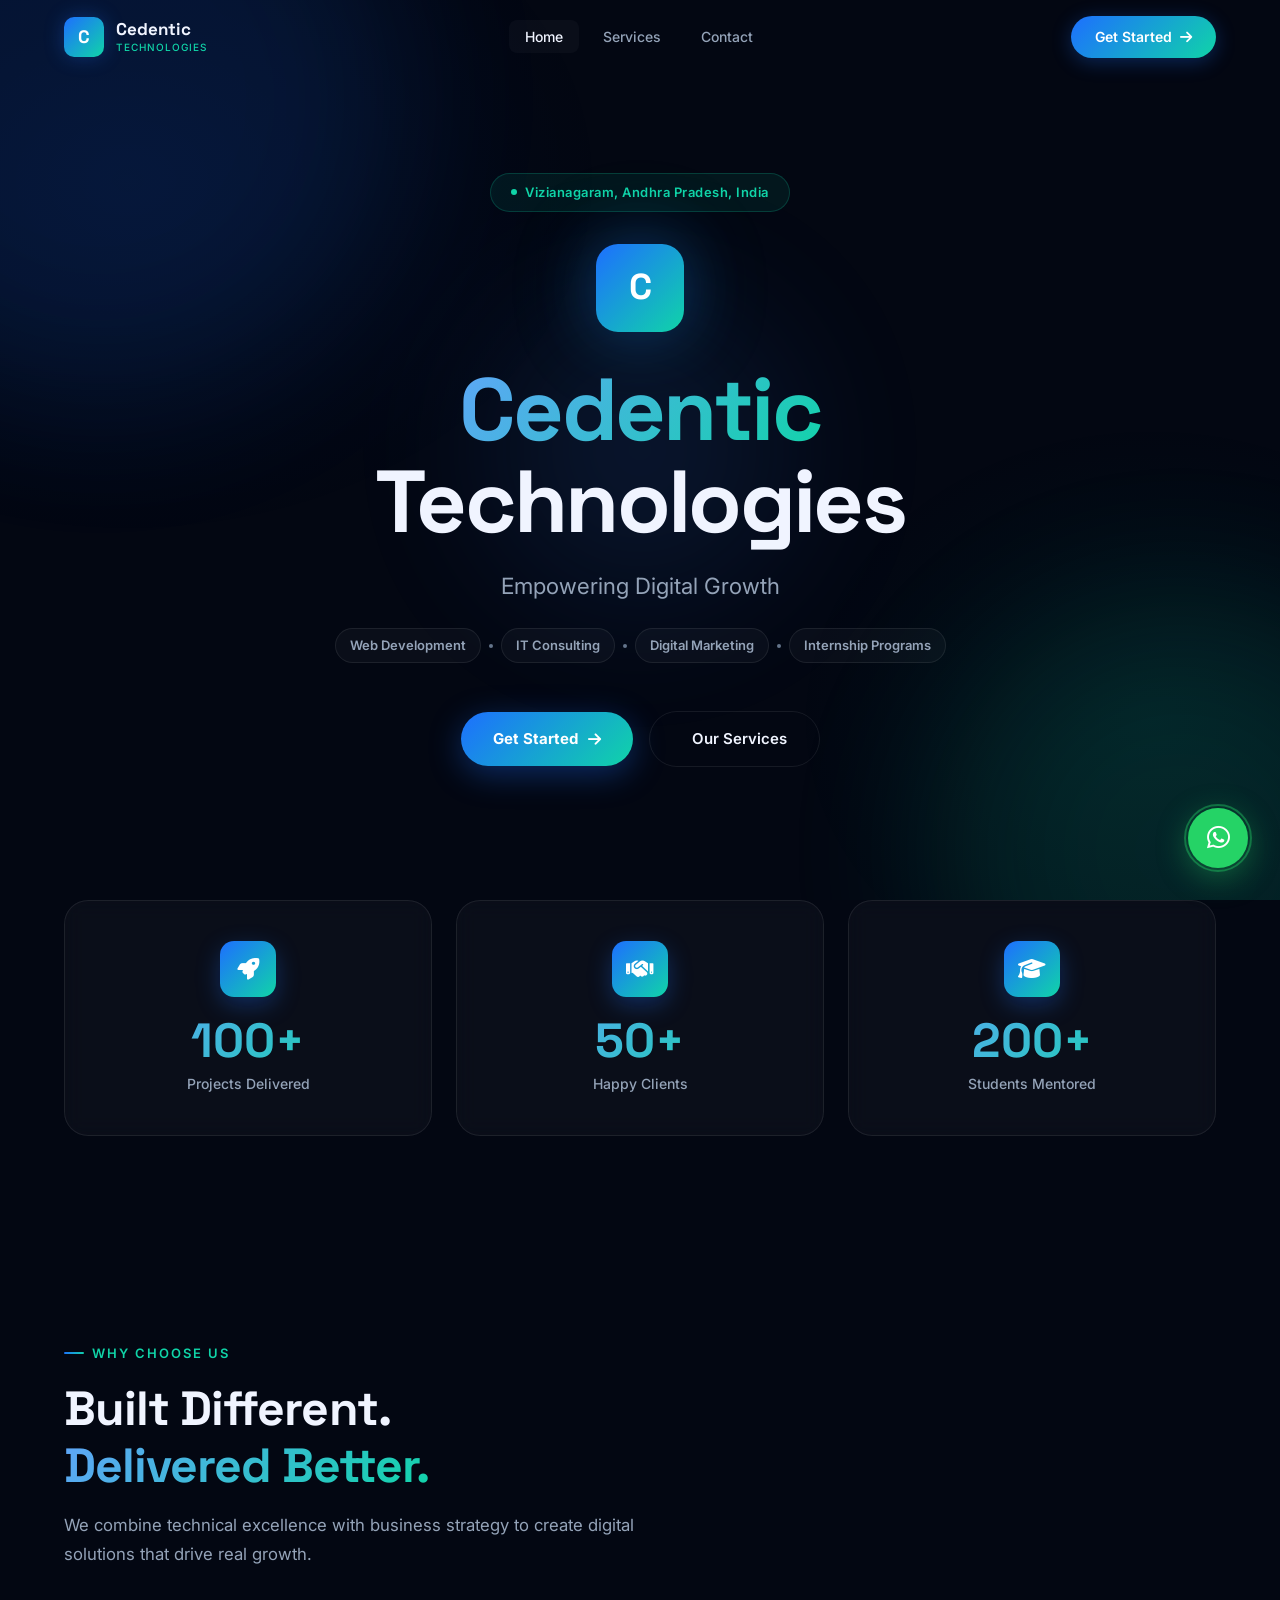
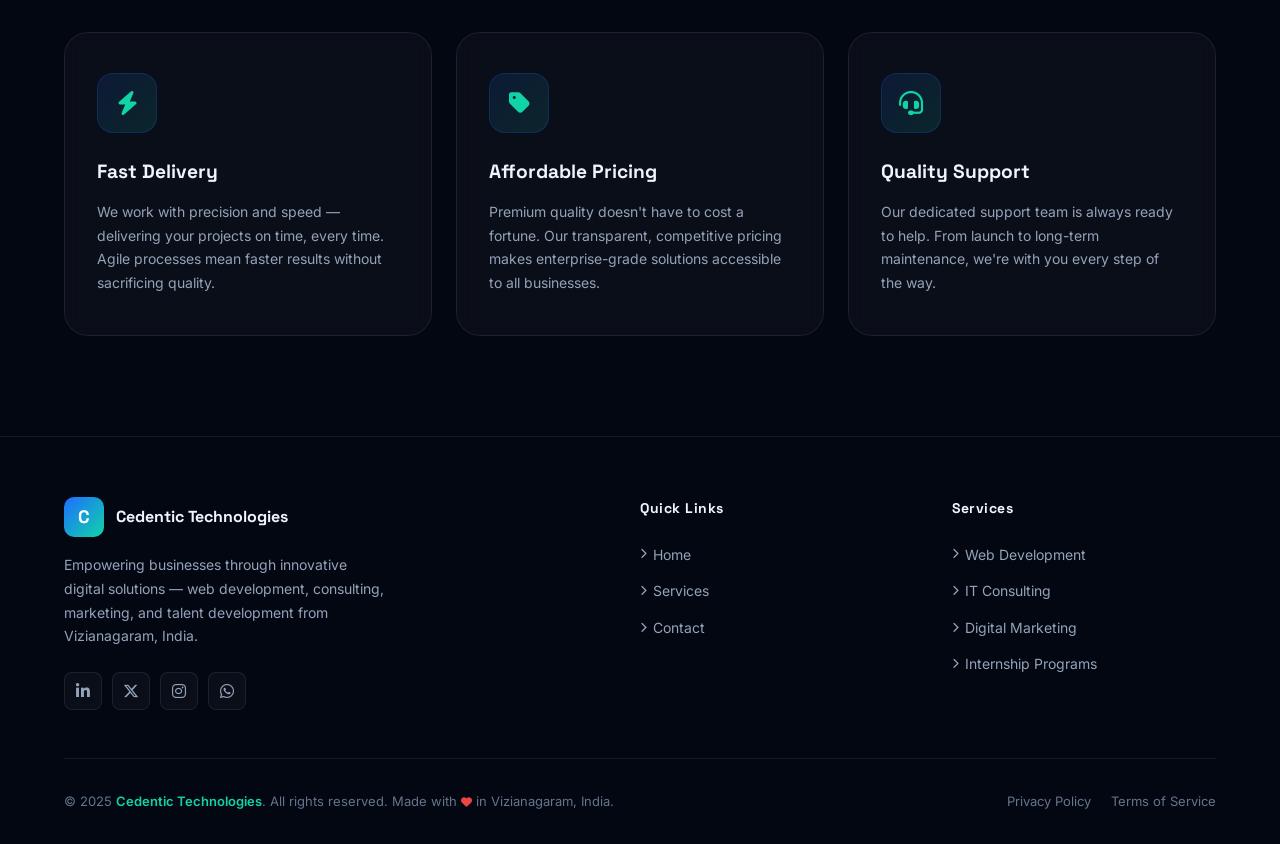
<file: index.html>
<!DOCTYPE html>
<html lang="en">
<head>
  <meta charset="UTF-8" />
  <meta name="viewport" content="width=device-width, initial-scale=1.0" />
  <meta name="description" content="Cedentic Technologies - Empowering Digital Growth. Web Development, IT Consulting, Digital Marketing & Internship Programs in Vizianagaram, Andhra Pradesh." />
  <title>Cedentic Technologies | Empowering Digital Growth</title>
  <link rel="stylesheet" href="style.css" />
  <link rel="preconnect" href="https://fonts.googleapis.com" />
  <link rel="preconnect" href="https://fonts.gstatic.com" crossorigin />
  <link href="https://fonts.googleapis.com/css2?family=Inter:wght@300;400;500;600;700;800;900&family=Space+Grotesk:wght@400;500;600;700&display=swap" rel="stylesheet" />
  <link rel="stylesheet" href="https://cdnjs.cloudflare.com/ajax/libs/font-awesome/6.5.0/css/all.min.css" />
</head>
<body>

  <nav class="navbar" id="navbar">
    <div class="container">
      <div class="nav-inner">
        <a href="index.html" class="nav-logo">
          <div class="nav-logo-icon">C</div>
          <div class="nav-logo-text">
            <span class="nav-logo-name">Cedentic</span>
            <span class="nav-logo-tagline">Technologies</span>
          </div>
        </a>

        <ul class="nav-links">
          <li><a href="index.html" class="active">Home</a></li>
          <li><a href="/services.html">Services</a></li>
          <li><a href="/contact.html">Contact</a></li>
        </ul>

        <a href="/contact.html" class="nav-cta">
          Get Started <i class="fa-solid fa-arrow-right"></i>
        </a>

        <button class="nav-hamburger" id="hamburger" aria-label="Open menu">
          <span class="hamburger-line"></span>
          <span class="hamburger-line"></span>
          <span class="hamburger-line"></span>
        </button>
      </div>
    </div>
  </nav>

  <div class="nav-mobile" id="mobileMenu">
    <button class="nav-mobile-close" id="mobileClose" aria-label="Close menu">
      <i class="fa-solid fa-xmark"></i>
    </button>
    <ul class="nav-mobile-links">
      <li><a href="/index.html" class="active" onclick="closeMobileMenu()">Home</a></li>
      <li><a href="/services.html" onclick="closeMobileMenu()">Services</a></li>
      <li><a href="/contact.html" onclick="closeMobileMenu()">Contact</a></li>
    </ul>
    <a href="/contact.html" class="nav-mobile-cta" onclick="closeMobileMenu()">Get Started</a>
  </div>

  <section class="hero">
    <div class="hero-bg-orbs">
      <div class="orb orb-1"></div>
      <div class="orb orb-2"></div>
      <div class="orb orb-3"></div>
    </div>
    <div class="container">
      <div class="hero-content">
        <div class="hero-badge">
          <span class="hero-badge-dot"></span>
          Vizianagaram, Andhra Pradesh, India
        </div>

        <div class="hero-logo">C</div>

        <h1 class="hero-title">
          <span class="gradient-text">Cedentic</span><br />Technologies
        </h1>

        <p class="hero-tagline">Empowering Digital Growth</p>

        <div class="hero-services-line">
          <span class="hero-service-tag">Web Development</span>
          <span class="hero-service-dot"></span>
          <span class="hero-service-tag">IT Consulting</span>
          <span class="hero-service-dot"></span>
          <span class="hero-service-tag">Digital Marketing</span>
          <span class="hero-service-dot"></span>
          <span class="hero-service-tag">Internship Programs</span>
        </div>

        <div class="hero-actions">
          <a href="/contact.html" class="btn-primary">
            Get Started <i class="fa-solid fa-arrow-right"></i>
          </a>
          <a href="/services.html" class="btn-secondary">
            <i class="fa-solid fa-grid-2"></i> Our Services
          </a>
        </div>
      </div>
    </div>
  </section>

  <section class="stats">
    <div class="container">
      <div class="stats-grid">
        <div class="stat-card animate-on-scroll">
          <div class="stat-icon">
            <i class="fa-solid fa-rocket"></i>
          </div>
          <div class="stat-number">100+</div>
          <div class="stat-label">Projects Delivered</div>
        </div>
        <div class="stat-card animate-on-scroll animate-delay-1">
          <div class="stat-icon">
            <i class="fa-solid fa-handshake"></i>
          </div>
          <div class="stat-number">50+</div>
          <div class="stat-label">Happy Clients</div>
        </div>
        <div class="stat-card animate-on-scroll animate-delay-2">
          <div class="stat-icon">
            <i class="fa-solid fa-graduation-cap"></i>
          </div>
          <div class="stat-number">200+</div>
          <div class="stat-label">Students Mentored</div>
        </div>
      </div>
    </div>
  </section>

  <section class="why-us">
    <div class="container">
      <div class="animate-on-scroll">
        <span class="section-label">Why Choose Us</span>
        <h2 class="section-title">Built Different.<br /><span class="gradient-text">Delivered Better.</span></h2>
        <p class="section-desc">We combine technical excellence with business strategy to create digital solutions that drive real growth.</p>
      </div>

      <div class="why-us-grid">
        <div class="why-card animate-on-scroll">
          <div class="why-card-icon">
            <i class="fa-solid fa-bolt"></i>
          </div>
          <h3 class="why-card-title">Fast Delivery</h3>
          <p class="why-card-desc">We work with precision and speed — delivering your projects on time, every time. Agile processes mean faster results without sacrificing quality.</p>
        </div>
        <div class="why-card animate-on-scroll animate-delay-1">
          <div class="why-card-icon">
            <i class="fa-solid fa-tag"></i>
          </div>
          <h3 class="why-card-title">Affordable Pricing</h3>
          <p class="why-card-desc">Premium quality doesn't have to cost a fortune. Our transparent, competitive pricing makes enterprise-grade solutions accessible to all businesses.</p>
        </div>
        <div class="why-card animate-on-scroll animate-delay-2">
          <div class="why-card-icon">
            <i class="fa-solid fa-headset"></i>
          </div>
          <h3 class="why-card-title">Quality Support</h3>
          <p class="why-card-desc">Our dedicated support team is always ready to help. From launch to long-term maintenance, we're with you every step of the way.</p>
        </div>
      </div>
    </div>
  </section>

  <footer class="footer">
    <div class="container">
      <div class="footer-grid">
        <div class="footer-brand">
          <div class="footer-logo">
            <div class="footer-logo-icon">C</div>
            <span class="footer-logo-name">Cedentic Technologies</span>
          </div>
          <p class="footer-desc">Empowering businesses through innovative digital solutions — web development, consulting, marketing, and talent development from Vizianagaram, India.</p>
          <div class="footer-social">
            <a href="#" class="footer-social-link" aria-label="LinkedIn"><i class="fa-brands fa-linkedin-in"></i></a>
            <a href="#" class="footer-social-link" aria-label="Twitter"><i class="fa-brands fa-x-twitter"></i></a>
            <a href="#" class="footer-social-link" aria-label="Instagram"><i class="fa-brands fa-instagram"></i></a>
            <a href="https://wa.me/918688641066" class="footer-social-link" aria-label="WhatsApp" target="_blank"><i class="fa-brands fa-whatsapp"></i></a>
          </div>
        </div>

        <div>
          <h4 class="footer-col-title">Quick Links</h4>
          <ul class="footer-links">
            <li><a href="/index.html"><i class="fa-solid fa-chevron-right fa-xs"></i> Home</a></li>
            <li><a href="/services.html"><i class="fa-solid fa-chevron-right fa-xs"></i> Services</a></li>
            <li><a href="/contact.html"><i class="fa-solid fa-chevron-right fa-xs"></i> Contact</a></li>
          </ul>
        </div>

        <div>
          <h4 class="footer-col-title">Services</h4>
          <ul class="footer-links">
            <li><a href="/services.html"><i class="fa-solid fa-chevron-right fa-xs"></i> Web Development</a></li>
            <li><a href="/services.html"><i class="fa-solid fa-chevron-right fa-xs"></i> IT Consulting</a></li>
            <li><a href="/services.html"><i class="fa-solid fa-chevron-right fa-xs"></i> Digital Marketing</a></li>
            <li><a href="/services.html"><i class="fa-solid fa-chevron-right fa-xs"></i> Internship Programs</a></li>
          </ul>
        </div>
      </div>

      <div class="footer-bottom">
        <p class="footer-copy">&copy; 2025 <span>Cedentic Technologies</span>. All rights reserved. Made with <i class="fa-solid fa-heart" style="color:#ef4444;font-size:11px;"></i> in Vizianagaram, India.</p>
        <div class="footer-bottom-links">
          <a href="#">Privacy Policy</a>
          <a href="#">Terms of Service</a>
        </div>
      </div>
    </div>
  </footer>

  <div class="floating-wa">
    <div class="floating-wa-tooltip">Chat with us on WhatsApp</div>
    <a href="https://wa.me/918688641066" class="floating-wa-btn" target="_blank" rel="noopener" aria-label="WhatsApp">
      <i class="fa-brands fa-whatsapp"></i>
    </a>
  </div>

  <script src="script.js"></script>
</body>
</html>
</file>
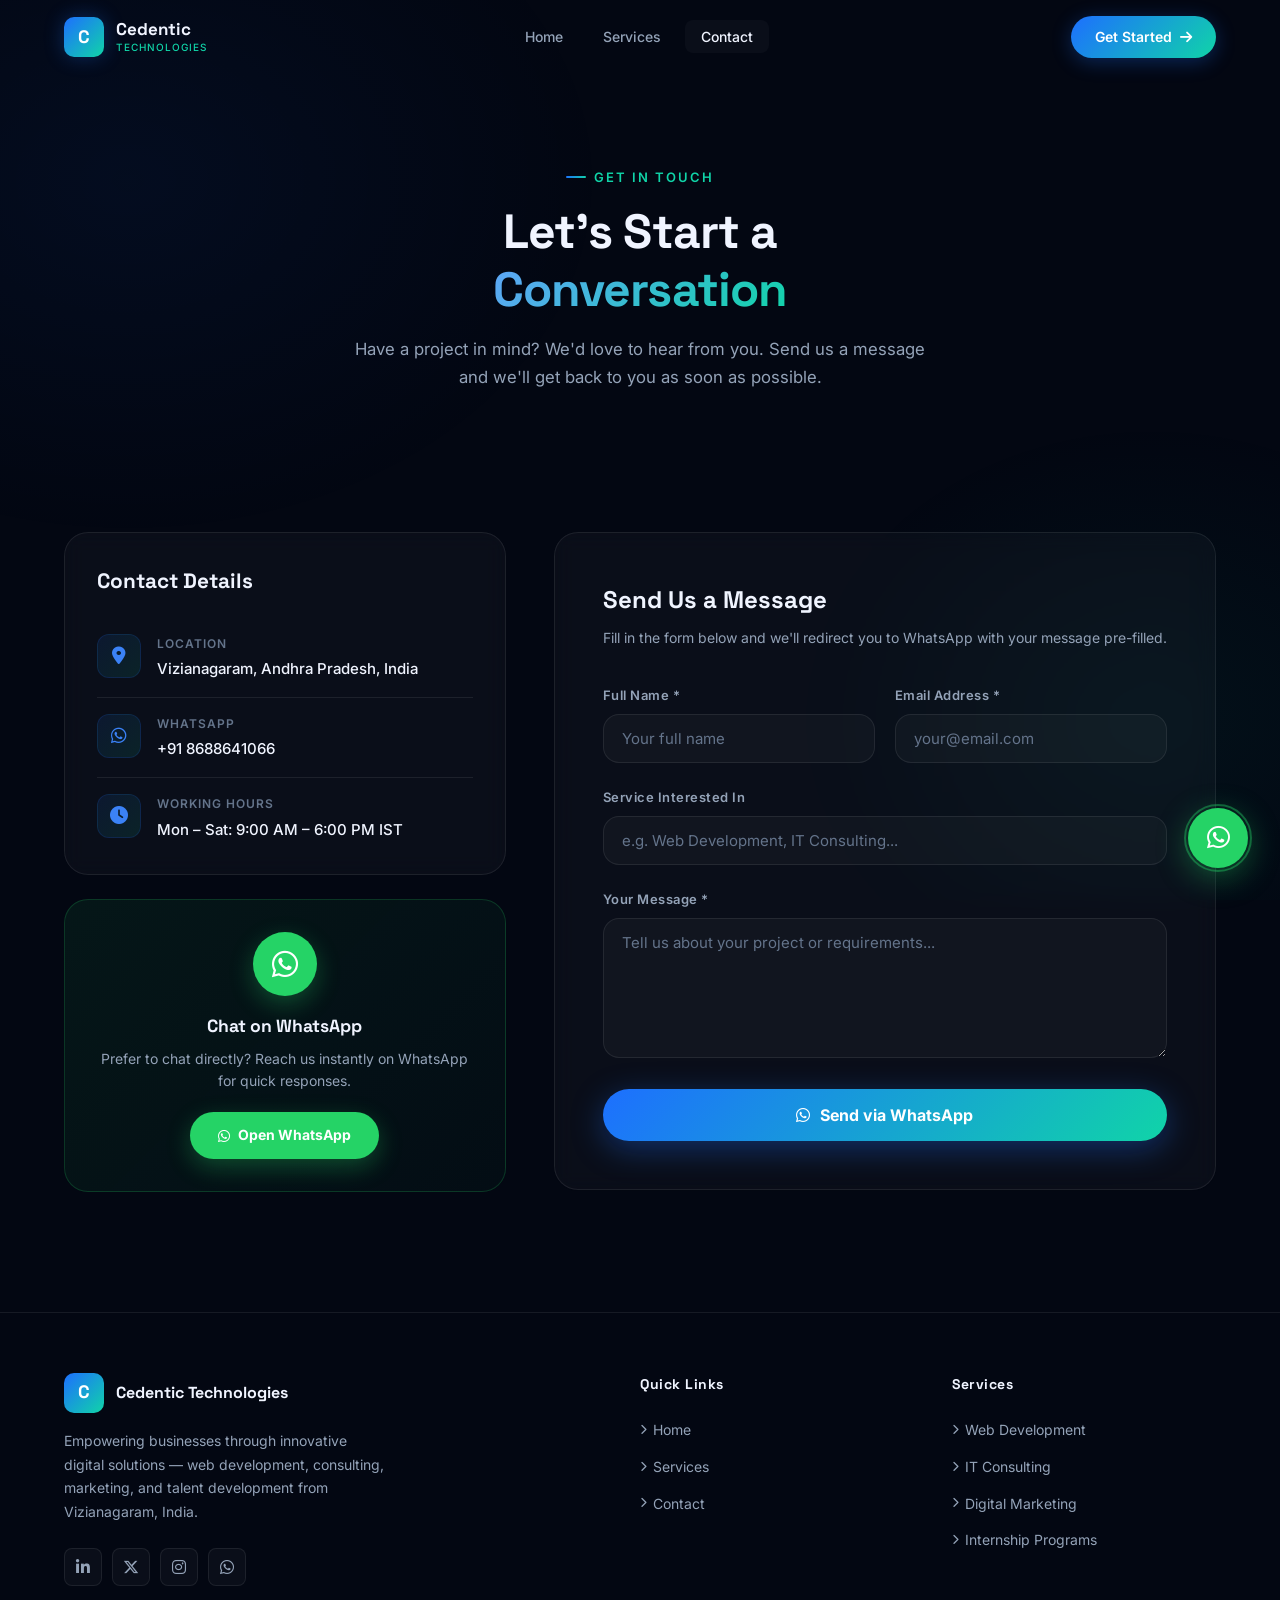
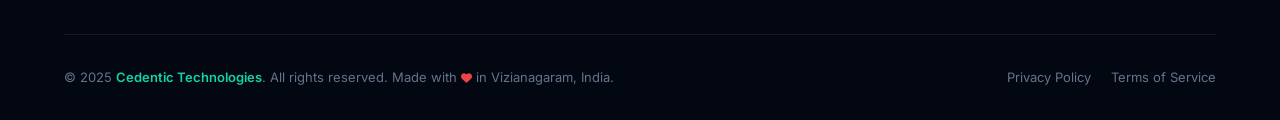
<file: contact.html>
<!DOCTYPE html>
<html lang="en">
<head>
  <meta charset="UTF-8" />
  <meta name="viewport" content="width=device-width, initial-scale=1.0" />
  <meta name="description" content="Contact Cedentic Technologies - Get in touch via our contact form or WhatsApp. Located in Vizianagaram, Andhra Pradesh, India." />
  <title>Contact | Cedentic Technologies</title>
  <link rel="stylesheet" href="style.css" />
  <link rel="preconnect" href="https://fonts.googleapis.com" />
  <link rel="preconnect" href="https://fonts.gstatic.com" crossorigin />
  <link href="https://fonts.googleapis.com/css2?family=Inter:wght@300;400;500;600;700;800;900&family=Space+Grotesk:wght@400;500;600;700&display=swap" rel="stylesheet" />
  <link rel="stylesheet" href="https://cdnjs.cloudflare.com/ajax/libs/font-awesome/6.5.0/css/all.min.css" />
</head>
<body>

  <nav class="navbar" id="navbar">
    <div class="container">
      <div class="nav-inner">
        <a href="index.html" class="nav-logo">
          <div class="nav-logo-icon">C</div>
          <div class="nav-logo-text">
            <span class="nav-logo-name">Cedentic</span>
            <span class="nav-logo-tagline">Technologies</span>
          </div>
        </a>

        <ul class="nav-links">
          <li><a href="index.html">Home</a></li>
          <li><a href="/services.html">Services</a></li>
          <li><a href="/contact.html" class="active">Contact</a></li>
        </ul>

        <a href="contact.html" class="nav-cta">
          Get Started <i class="fa-solid fa-arrow-right"></i>
        </a>

        <button class="nav-hamburger" id="hamburger" aria-label="Open menu">
          <span class="hamburger-line"></span>
          <span class="hamburger-line"></span>
          <span class="hamburger-line"></span>
        </button>
      </div>
    </div>
  </nav>

  <div class="nav-mobile" id="mobileMenu">
    <button class="nav-mobile-close" id="mobileClose" aria-label="Close menu">
      <i class="fa-solid fa-xmark"></i>
    </button>
    <ul class="nav-mobile-links">
      <li><a href="index.html" onclick="closeMobileMenu()">Home</a></li>
      <li><a href="/services.html" onclick="closeMobileMenu()">Services</a></li>
      <li><a href="/contact.html" class="active" onclick="closeMobileMenu()">Contact</a></li>
    </ul>
    <a href="contact.html" class="nav-mobile-cta" onclick="closeMobileMenu()">Get Started</a>
  </div>

  <section class="page-hero">
    <div class="container">
      <div class="animate-on-scroll">
        <span class="section-label">Get In Touch</span>
        <h1 class="section-title">Let's Start a<br /><span class="gradient-text">Conversation</span></h1>
        <p class="section-desc">Have a project in mind? We'd love to hear from you. Send us a message and we'll get back to you as soon as possible.</p>
      </div>
    </div>
  </section>

  <section class="contact-section">
    <div class="container">
      <div class="contact-layout">

        <div class="contact-info animate-on-scroll">
          <div class="contact-info-card">
            <h3 class="contact-info-title">Contact Details</h3>

            <div class="contact-detail">
              <div class="contact-detail-icon">
                <i class="fa-solid fa-location-dot"></i>
              </div>
              <div>
                <div class="contact-detail-label">Location</div>
                <div class="contact-detail-value">Vizianagaram, Andhra Pradesh, India</div>
              </div>
            </div>

            <div class="contact-detail">
              <div class="contact-detail-icon">
                <i class="fa-brands fa-whatsapp"></i>
              </div>
              <div>
                <div class="contact-detail-label">WhatsApp</div>
                <div class="contact-detail-value">+91 8688641066</div>
              </div>
            </div>

            <div class="contact-detail">
              <div class="contact-detail-icon">
                <i class="fa-solid fa-clock"></i>
              </div>
              <div>
                <div class="contact-detail-label">Working Hours</div>
                <div class="contact-detail-value">Mon – Sat: 9:00 AM – 6:00 PM IST</div>
              </div>
            </div>
          </div>

          <div class="contact-wa-card">
            <div class="wa-icon">
              <i class="fa-brands fa-whatsapp"></i>
            </div>
            <h3 class="wa-title">Chat on WhatsApp</h3>
            <p class="wa-desc">Prefer to chat directly? Reach us instantly on WhatsApp for quick responses.</p>
            <a href="https://wa.me/918688641066?text=Hello%20Cedentic%20Technologies%2C%20I%20would%20like%20to%20know%20more%20about%20your%20services." class="btn-whatsapp" target="_blank" rel="noopener">
              <i class="fa-brands fa-whatsapp"></i> Open WhatsApp
            </a>
          </div>
        </div>

        <div class="contact-form-card animate-on-scroll animate-delay-1">
          <h2 class="contact-form-title">Send Us a Message</h2>
          <p class="contact-form-subtitle">Fill in the form below and we'll redirect you to WhatsApp with your message pre-filled.</p>

          <form id="contactForm" novalidate>
            <div class="form-row">
              <div class="form-group">
                <label class="form-label" for="name">Full Name *</label>
                <input
                  type="text"
                  id="name"
                  class="form-input"
                  placeholder="Your full name"
                  required
                  autocomplete="name"
                />
              </div>
              <div class="form-group">
                <label class="form-label" for="email">Email Address *</label>
                <input
                  type="email"
                  id="email"
                  class="form-input"
                  placeholder="your@email.com"
                  required
                  autocomplete="email"
                />
              </div>
            </div>

            <div class="form-group">
              <label class="form-label" for="service">Service Interested In</label>
              <input
                type="text"
                id="service"
                class="form-input"
                placeholder="e.g. Web Development, IT Consulting..."
              />
            </div>

            <div class="form-group">
              <label class="form-label" for="message">Your Message *</label>
              <textarea
                id="message"
                class="form-textarea"
                placeholder="Tell us about your project or requirements..."
                required
              ></textarea>
            </div>

            <button type="submit" class="btn-submit">
              <i class="fa-brands fa-whatsapp"></i>
              Send via WhatsApp
            </button>
          </form>

          <div class="form-success" id="formSuccess">
            <div class="form-success-icon">
              <i class="fa-solid fa-check"></i>
            </div>
            <h3 class="form-success-title">Message Sent!</h3>
            <p class="form-success-desc">WhatsApp has been opened with your pre-filled message. We'll get back to you shortly.</p>
          </div>
        </div>

      </div>
    </div>
  </section>

  <footer class="footer">
    <div class="container">
      <div class="footer-grid">
        <div class="footer-brand">
          <div class="footer-logo">
            <div class="footer-logo-icon">C</div>
            <span class="footer-logo-name">Cedentic Technologies</span>
          </div>
          <p class="footer-desc">Empowering businesses through innovative digital solutions — web development, consulting, marketing, and talent development from Vizianagaram, India.</p>
          <div class="footer-social">
            <a href="#" class="footer-social-link" aria-label="LinkedIn"><i class="fa-brands fa-linkedin-in"></i></a>
            <a href="#" class="footer-social-link" aria-label="Twitter"><i class="fa-brands fa-x-twitter"></i></a>
            <a href="#" class="footer-social-link" aria-label="Instagram"><i class="fa-brands fa-instagram"></i></a>
            <a href="https://wa.me/918688641066" class="footer-social-link" aria-label="WhatsApp" target="_blank"><i class="fa-brands fa-whatsapp"></i></a>
          </div>
        </div>

        <div>
          <h4 class="footer-col-title">Quick Links</h4>
          <ul class="footer-links">
            <li><a href="index.html"><i class="fa-solid fa-chevron-right fa-xs"></i> Home</a></li>
            <li><a href="/services.html"><i class="fa-solid fa-chevron-right fa-xs"></i> Services</a></li>
            <li><a href="/contact.html"><i class="fa-solid fa-chevron-right fa-xs"></i> Contact</a></li>
          </ul>
        </div>

        <div>
          <h4 class="footer-col-title">Services</h4>
          <ul class="footer-links">
            <li><a href="/services.html"><i class="fa-solid fa-chevron-right fa-xs"></i> Web Development</a></li>
            <li><a href="/services.html"><i class="fa-solid fa-chevron-right fa-xs"></i> IT Consulting</a></li>
            <li><a href="/services.html"><i class="fa-solid fa-chevron-right fa-xs"></i> Digital Marketing</a></li>
            <li><a href="/services.html"><i class="fa-solid fa-chevron-right fa-xs"></i> Internship Programs</a></li>
          </ul>
        </div>
      </div>

      <div class="footer-bottom">
        <p class="footer-copy">&copy; 2025 <span>Cedentic Technologies</span>. All rights reserved. Made with <i class="fa-solid fa-heart" style="color:#ef4444;font-size:11px;"></i> in Vizianagaram, India.</p>
        <div class="footer-bottom-links">
          <a href="#">Privacy Policy</a>
          <a href="#">Terms of Service</a>
        </div>
      </div>
    </div>
  </footer>

  <div class="floating-wa">
    <div class="floating-wa-tooltip">Chat with us on WhatsApp</div>
    <a href="https://wa.me/918688641066" class="floating-wa-btn" target="_blank" rel="noopener" aria-label="WhatsApp">
      <i class="fa-brands fa-whatsapp"></i>
    </a>
  </div>

  <script src="script.js"></script>
</body>
</html>
</file>
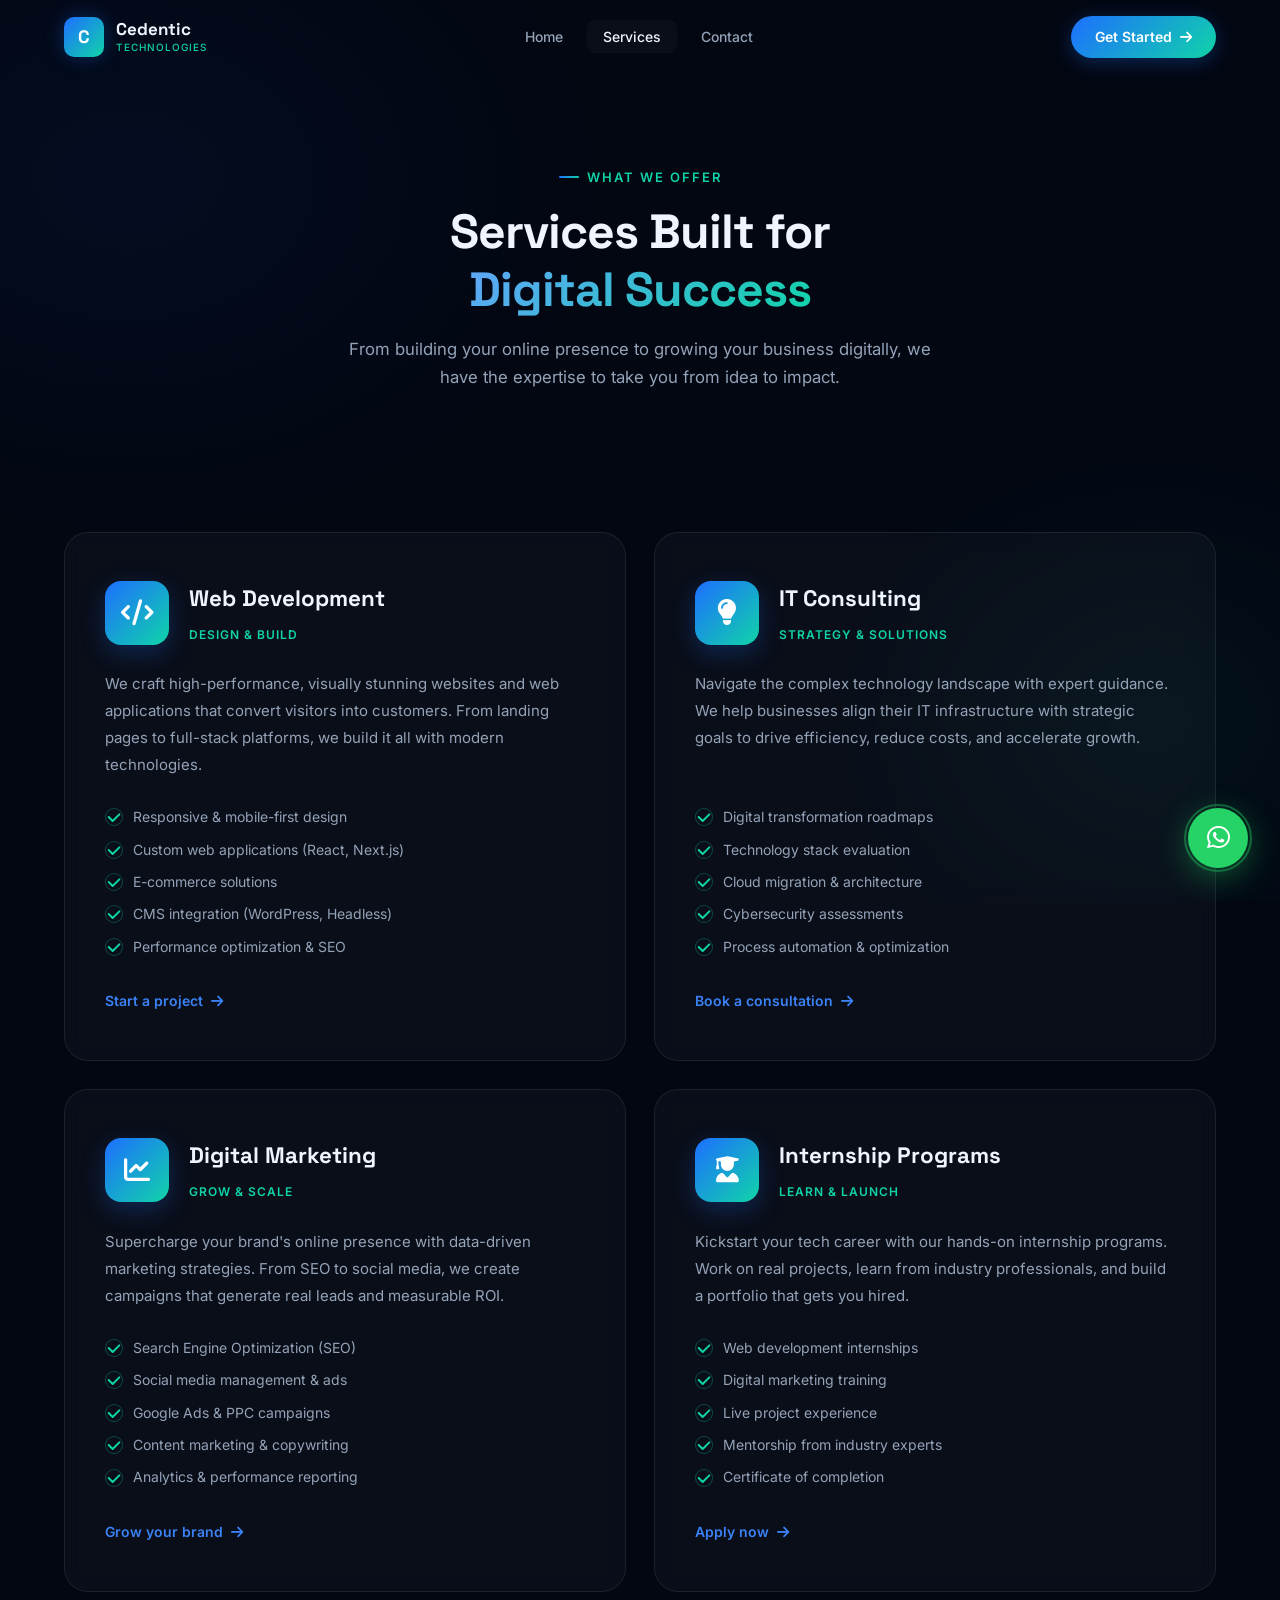
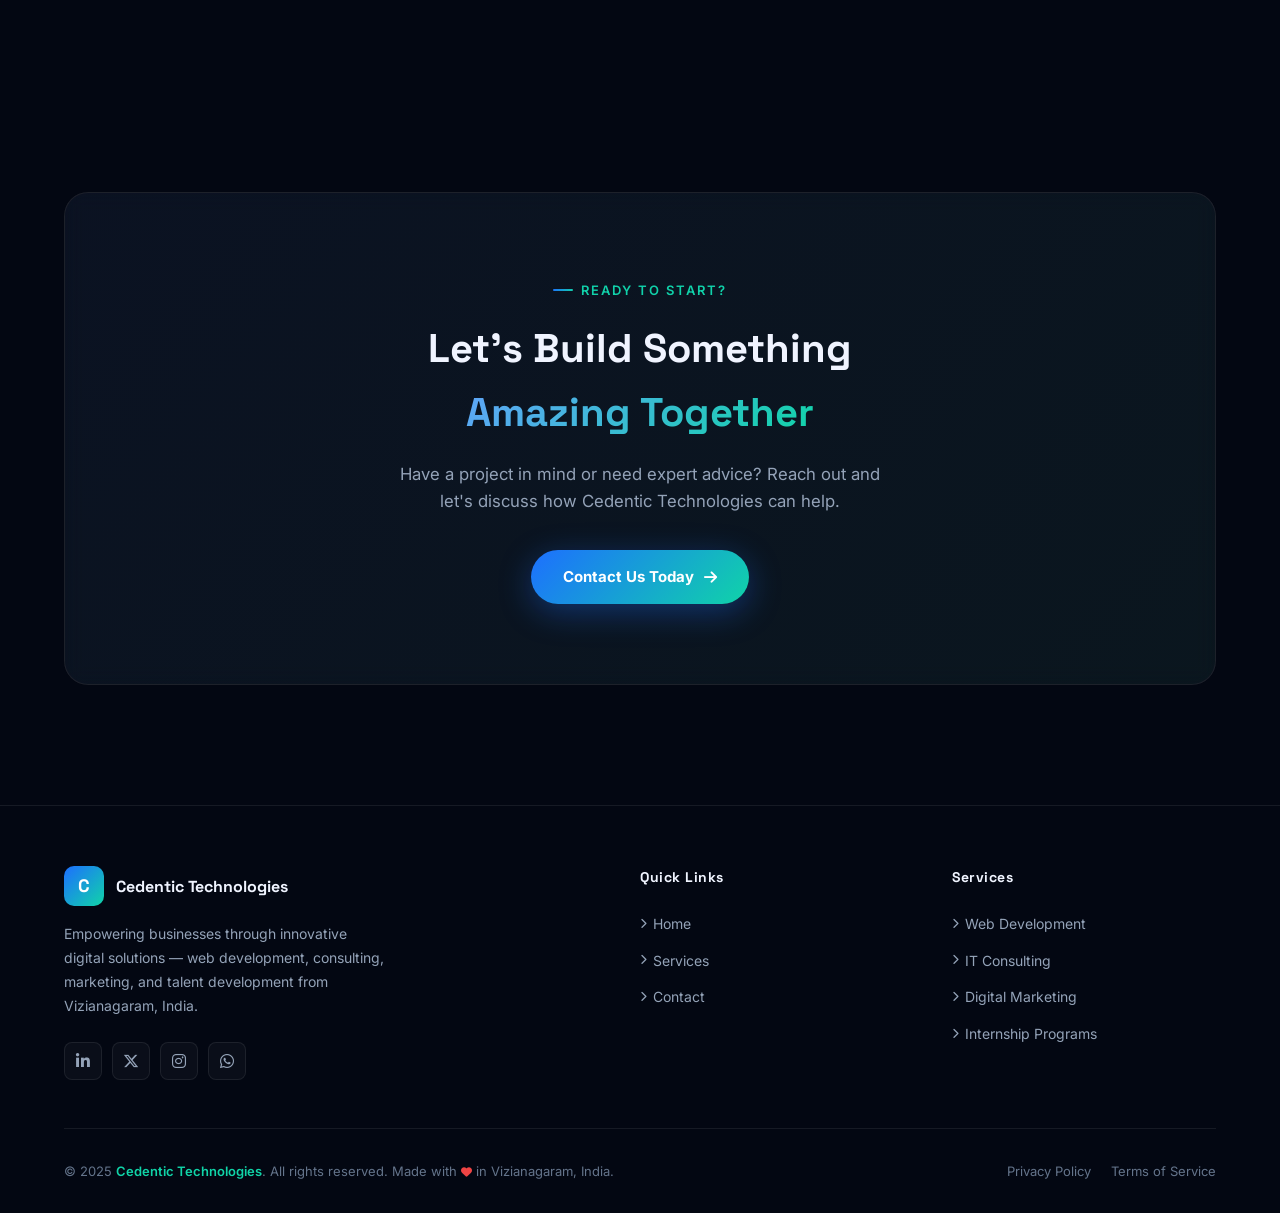
<file: services.html>
<!DOCTYPE html>
<html lang="en">
<head>
  <meta charset="UTF-8" />
  <meta name="viewport" content="width=device-width, initial-scale=1.0" />
  <meta name="description" content="Cedentic Technologies Services - Web Development, IT Consulting, Digital Marketing, and Internship Programs in Vizianagaram, Andhra Pradesh." />
  <title>Services | Cedentic Technologies</title>
  <link rel="stylesheet" href="style.css" />
  <link rel="preconnect" href="https://fonts.googleapis.com" />
  <link rel="preconnect" href="https://fonts.gstatic.com" crossorigin />
  <link href="https://fonts.googleapis.com/css2?family=Inter:wght@300;400;500;600;700;800;900&family=Space+Grotesk:wght@400;500;600;700&display=swap" rel="stylesheet" />
  <link rel="stylesheet" href="https://cdnjs.cloudflare.com/ajax/libs/font-awesome/6.5.0/css/all.min.css" />
</head>
<body>

  <nav class="navbar" id="navbar">
    <div class="container">
      <div class="nav-inner">
        <a href="/index.html" class="nav-logo">
          <div class="nav-logo-icon">C</div>
          <div class="nav-logo-text">
            <span class="nav-logo-name">Cedentic</span>
            <span class="nav-logo-tagline">Technologies</span>
          </div>
        </a>

        <ul class="nav-links">
          <li><a href="/index.html">Home</a></li>
          <li><a href="/services.html" class="active">Services</a></li>
          <li><a href="/contact.html">Contact</a></li>
        </ul>

        <a href="/contact.html" class="nav-cta">
          Get Started <i class="fa-solid fa-arrow-right"></i>
        </a>

        <button class="nav-hamburger" id="hamburger" aria-label="Open menu">
          <span class="hamburger-line"></span>
          <span class="hamburger-line"></span>
          <span class="hamburger-line"></span>
        </button>
      </div>
    </div>
  </nav>

  <div class="nav-mobile" id="mobileMenu">
    <button class="nav-mobile-close" id="mobileClose" aria-label="Close menu">
      <i class="fa-solid fa-xmark"></i>
    </button>
    <ul class="nav-mobile-links">
      <li><a href="/index.html" onclick="closeMobileMenu()">Home</a></li>
      <li><a href="/services.html" class="active" onclick="closeMobileMenu()">Services</a></li>
      <li><a href="/contact.html" onclick="closeMobileMenu()">Contact</a></li>
    </ul>
    <a href="/contact.html" class="nav-mobile-cta" onclick="closeMobileMenu()">Get Started</a>
  </div>

  <section class="page-hero">
    <div class="container">
      <div class="animate-on-scroll">
        <span class="section-label">What We Offer</span>
        <h1 class="section-title">Services Built for<br /><span class="gradient-text">Digital Success</span></h1>
        <p class="section-desc">From building your online presence to growing your business digitally, we have the expertise to take you from idea to impact.</p>
      </div>
    </div>
  </section>

  <section class="services-section">
    <div class="container">
      <div class="services-grid">

        <div class="service-card animate-on-scroll">
          <div class="service-card-header">
            <div class="service-icon">
              <i class="fa-solid fa-code"></i>
            </div>
            <div>
              <h2 class="service-card-title">Web Development</h2>
              <span class="service-card-tag">Design & Build</span>
            </div>
          </div>
          <p class="service-card-desc">We craft high-performance, visually stunning websites and web applications that convert visitors into customers. From landing pages to full-stack platforms, we build it all with modern technologies.</p>
          <ul class="service-features">
            <li>Responsive & mobile-first design</li>
            <li>Custom web applications (React, Next.js)</li>
            <li>E-commerce solutions</li>
            <li>CMS integration (WordPress, Headless)</li>
            <li>Performance optimization & SEO</li>
          </ul>
          <a href="contact.html" class="service-cta">
            Start a project <i class="fa-solid fa-arrow-right"></i>
          </a>
        </div>

        <div class="service-card animate-on-scroll animate-delay-1">
          <div class="service-card-header">
            <div class="service-icon">
              <i class="fa-solid fa-lightbulb"></i>
            </div>
            <div>
              <h2 class="service-card-title">IT Consulting</h2>
              <span class="service-card-tag">Strategy & Solutions</span>
            </div>
          </div>
          <p class="service-card-desc">Navigate the complex technology landscape with expert guidance. We help businesses align their IT infrastructure with strategic goals to drive efficiency, reduce costs, and accelerate growth.</p>
          <ul class="service-features">
            <li>Digital transformation roadmaps</li>
            <li>Technology stack evaluation</li>
            <li>Cloud migration & architecture</li>
            <li>Cybersecurity assessments</li>
            <li>Process automation & optimization</li>
          </ul>
          <a href="/contact.html" class="service-cta">
            Book a consultation <i class="fa-solid fa-arrow-right"></i>
          </a>
        </div>

        <div class="service-card animate-on-scroll animate-delay-2">
          <div class="service-card-header">
            <div class="service-icon">
              <i class="fa-solid fa-chart-line"></i>
            </div>
            <div>
              <h2 class="service-card-title">Digital Marketing</h2>
              <span class="service-card-tag">Grow & Scale</span>
            </div>
          </div>
          <p class="service-card-desc">Supercharge your brand's online presence with data-driven marketing strategies. From SEO to social media, we create campaigns that generate real leads and measurable ROI.</p>
          <ul class="service-features">
            <li>Search Engine Optimization (SEO)</li>
            <li>Social media management & ads</li>
            <li>Google Ads & PPC campaigns</li>
            <li>Content marketing & copywriting</li>
            <li>Analytics & performance reporting</li>
          </ul>
          <a href="/contact.html" class="service-cta">
            Grow your brand <i class="fa-solid fa-arrow-right"></i>
          </a>
        </div>

        <div class="service-card animate-on-scroll animate-delay-3">
          <div class="service-card-header">
            <div class="service-icon">
              <i class="fa-solid fa-user-graduate"></i>
            </div>
            <div>
              <h2 class="service-card-title">Internship Programs</h2>
              <span class="service-card-tag">Learn & Launch</span>
            </div>
          </div>
          <p class="service-card-desc">Kickstart your tech career with our hands-on internship programs. Work on real projects, learn from industry professionals, and build a portfolio that gets you hired.</p>
          <ul class="service-features">
            <li>Web development internships</li>
            <li>Digital marketing training</li>
            <li>Live project experience</li>
            <li>Mentorship from industry experts</li>
            <li>Certificate of completion</li>
          </ul>
          <a href="/contact.html" class="service-cta">
            Apply now <i class="fa-solid fa-arrow-right"></i>
          </a>
        </div>

      </div>
    </div>
  </section>

  <section class="services-cta-section">
    <div class="container">
      <div class="cta-box animate-on-scroll">
        <span class="section-label" style="justify-content:center;">Ready to Start?</span>
        <h2 class="cta-box-title">Let's Build Something<br /><span class="gradient-text">Amazing Together</span></h2>
        <p class="cta-box-desc">Have a project in mind or need expert advice? Reach out and let's discuss how Cedentic Technologies can help.</p>
        <a href="/contact.html" class="btn-primary">
          Contact Us Today <i class="fa-solid fa-arrow-right"></i>
        </a>
      </div>
    </div>
  </section>

  <footer class="footer">
    <div class="container">
      <div class="footer-grid">
        <div class="footer-brand">
          <div class="footer-logo">
            <div class="footer-logo-icon">C</div>
            <span class="footer-logo-name">Cedentic Technologies</span>
          </div>
          <p class="footer-desc">Empowering businesses through innovative digital solutions — web development, consulting, marketing, and talent development from Vizianagaram, India.</p>
          <div class="footer-social">
            <a href="#" class="footer-social-link" aria-label="LinkedIn"><i class="fa-brands fa-linkedin-in"></i></a>
            <a href="#" class="footer-social-link" aria-label="Twitter"><i class="fa-brands fa-x-twitter"></i></a>
            <a href="#" class="footer-social-link" aria-label="Instagram"><i class="fa-brands fa-instagram"></i></a>
            <a href="https://wa.me/918688641066" class="footer-social-link" aria-label="WhatsApp" target="_blank"><i class="fa-brands fa-whatsapp"></i></a>
          </div>
        </div>

        <div>
          <h4 class="footer-col-title">Quick Links</h4>
          <ul class="footer-links">
            <li><a href="/index.html"><i class="fa-solid fa-chevron-right fa-xs"></i> Home</a></li>
            <li><a href="/services.html"><i class="fa-solid fa-chevron-right fa-xs"></i> Services</a></li>
            <li><a href="/contact.html"><i class="fa-solid fa-chevron-right fa-xs"></i> Contact</a></li>
          </ul>
        </div>

        <div>
          <h4 class="footer-col-title">Services</h4>
          <ul class="footer-links">
            <li><a href="/services.html"><i class="fa-solid fa-chevron-right fa-xs"></i> Web Development</a></li>
            <li><a href="/services.html"><i class="fa-solid fa-chevron-right fa-xs"></i> IT Consulting</a></li>
            <li><a href="/services.html"><i class="fa-solid fa-chevron-right fa-xs"></i> Digital Marketing</a></li>
            <li><a href="/services.html"><i class="fa-solid fa-chevron-right fa-xs"></i> Internship Programs</a></li>
          </ul>
        </div>
      </div>

      <div class="footer-bottom">
        <p class="footer-copy">&copy; 2025 <span>Cedentic Technologies</span>. All rights reserved. Made with <i class="fa-solid fa-heart" style="color:#ef4444;font-size:11px;"></i> in Vizianagaram, India.</p>
        <div class="footer-bottom-links">
          <a href="#">Privacy Policy</a>
          <a href="#">Terms of Service</a>
        </div>
      </div>
    </div>
  </footer>

  <div class="floating-wa">
    <div class="floating-wa-tooltip">Chat with us on WhatsApp</div>
    <a href="https://wa.me/918688641066" class="floating-wa-btn" target="_blank" rel="noopener" aria-label="WhatsApp">
      <i class="fa-brands fa-whatsapp"></i>
    </a>
  </div>

  <script src="script.js"></script>
</body>
</html>
</file>
<file: style.css>
@import url('https://fonts.googleapis.com/css2?family=Inter:wght@300;400;500;600;700;800;900&family=Space+Grotesk:wght@400;500;600;700&display=swap');

*, *::before, *::after {
  margin: 0;
  padding: 0;
  box-sizing: border-box;
}

:root {
  --bg-primary: #030712;
  --bg-secondary: #0a0f1e;
  --bg-card: rgba(255, 255, 255, 0.03);
  --bg-card-hover: rgba(255, 255, 255, 0.07);
  --border-color: rgba(255, 255, 255, 0.08);
  --border-glow: rgba(32, 178, 170, 0.3);
  --text-primary: #f0f4ff;
  --text-secondary: #94a3b8;
  --text-muted: #64748b;
  --blue: #1d6fff;
  --blue-light: #3b82f6;
  --green: #10d4a8;
  --green-light: #34d399;
  --gradient: linear-gradient(135deg, #1d6fff 0%, #10d4a8 100%);
  --gradient-text: linear-gradient(135deg, #60a5fa 0%, #10d4a8 100%);
  --gradient-hover: linear-gradient(135deg, #2563eb 0%, #0fb897 100%);
  --glow-blue: 0 0 40px rgba(29, 111, 255, 0.15);
  --glow-green: 0 0 40px rgba(16, 212, 168, 0.15);
  --glow-combined: 0 0 60px rgba(29, 111, 255, 0.1), 0 0 60px rgba(16, 212, 168, 0.1);
  --shadow-card: 0 4px 24px rgba(0, 0, 0, 0.4);
  --shadow-card-hover: 0 8px 48px rgba(0, 0, 0, 0.6);
  --radius: 16px;
  --radius-sm: 8px;
  --radius-lg: 24px;
  --transition: all 0.3s cubic-bezier(0.4, 0, 0.2, 1);
  --transition-slow: all 0.5s cubic-bezier(0.4, 0, 0.2, 1);
}

html {
  scroll-behavior: smooth;
}

body {
  background-color: var(--bg-primary);
  color: var(--text-primary);
  font-family: 'Inter', sans-serif;
  font-size: 16px;
  line-height: 1.6;
  overflow-x: hidden;
  min-height: 100vh;
}

body::before {
  content: '';
  position: fixed;
  top: 0;
  left: 0;
  width: 100%;
  height: 100%;
  background:
    radial-gradient(ellipse 800px 600px at 10% 20%, rgba(29, 111, 255, 0.06) 0%, transparent 60%),
    radial-gradient(ellipse 600px 500px at 90% 80%, rgba(16, 212, 168, 0.05) 0%, transparent 60%);
  pointer-events: none;
  z-index: 0;
}

.container {
  width: 100%;
  max-width: 1200px;
  margin: 0 auto;
  padding: 0 24px;
}

a {
  text-decoration: none;
  color: inherit;
  transition: var(--transition);
}

img {
  max-width: 100%;
  display: block;
}

button {
  cursor: pointer;
  border: none;
  background: none;
  font-family: inherit;
}

.gradient-text {
  background: var(--gradient-text);
  -webkit-background-clip: text;
  -webkit-text-fill-color: transparent;
  background-clip: text;
}

.section-label {
  display: inline-flex;
  align-items: center;
  gap: 8px;
  font-size: 13px;
  font-weight: 600;
  letter-spacing: 2px;
  text-transform: uppercase;
  color: var(--green);
  margin-bottom: 16px;
}

.section-label::before {
  content: '';
  width: 20px;
  height: 2px;
  background: var(--gradient);
  border-radius: 2px;
}

.section-title {
  font-family: 'Space Grotesk', sans-serif;
  font-size: clamp(2rem, 4vw, 3rem);
  font-weight: 700;
  line-height: 1.2;
  letter-spacing: -0.02em;
  margin-bottom: 16px;
  color: var(--text-primary);
}

.section-desc {
  font-size: 1.05rem;
  color: var(--text-secondary);
  line-height: 1.7;
  max-width: 600px;
}

/* ===================== NAVBAR ===================== */

.navbar {
  position: fixed;
  top: 0;
  left: 0;
  right: 0;
  z-index: 1000;
  padding: 16px 0;
  transition: var(--transition);
}

.navbar.scrolled {
  background: rgba(3, 7, 18, 0.85);
  backdrop-filter: blur(20px);
  -webkit-backdrop-filter: blur(20px);
  border-bottom: 1px solid var(--border-color);
  padding: 12px 0;
}

.nav-inner {
  display: flex;
  align-items: center;
  justify-content: space-between;
}

.nav-logo {
  display: flex;
  align-items: center;
  gap: 12px;
  text-decoration: none;
}

.nav-logo-icon {
  width: 40px;
  height: 40px;
  background: var(--gradient);
  border-radius: 10px;
  display: flex;
  align-items: center;
  justify-content: center;
  font-size: 18px;
  color: #fff;
  font-weight: 900;
  font-family: 'Space Grotesk', sans-serif;
  box-shadow: 0 0 20px rgba(29, 111, 255, 0.3);
  flex-shrink: 0;
}

.nav-logo-text {
  display: flex;
  flex-direction: column;
}

.nav-logo-name {
  font-family: 'Space Grotesk', sans-serif;
  font-size: 17px;
  font-weight: 700;
  color: var(--text-primary);
  line-height: 1.1;
}

.nav-logo-tagline {
  font-size: 10px;
  color: var(--green);
  font-weight: 500;
  letter-spacing: 1px;
  text-transform: uppercase;
}

.nav-links {
  display: flex;
  align-items: center;
  gap: 8px;
  list-style: none;
}

.nav-links a {
  font-size: 14px;
  font-weight: 500;
  color: var(--text-secondary);
  padding: 8px 16px;
  border-radius: var(--radius-sm);
  transition: var(--transition);
}

.nav-links a:hover,
.nav-links a.active {
  color: var(--text-primary);
  background: var(--bg-card);
}

.nav-cta {
  display: inline-flex;
  align-items: center;
  gap: 8px;
  padding: 10px 24px;
  background: var(--gradient);
  color: #fff !important;
  border-radius: 50px;
  font-size: 14px;
  font-weight: 600;
  box-shadow: 0 4px 20px rgba(29, 111, 255, 0.3);
  transition: var(--transition) !important;
}

.nav-cta:hover {
  transform: translateY(-2px);
  box-shadow: 0 8px 30px rgba(29, 111, 255, 0.4) !important;
  background: none !important;
  background-image: var(--gradient-hover) !important;
}

.nav-hamburger {
  display: none;
  flex-direction: column;
  gap: 5px;
  cursor: pointer;
  padding: 8px;
  border-radius: var(--radius-sm);
  transition: var(--transition);
}

.nav-hamburger:hover {
  background: var(--bg-card);
}

.hamburger-line {
  width: 24px;
  height: 2px;
  background: var(--text-primary);
  border-radius: 2px;
  transition: var(--transition);
}

.nav-hamburger.active .hamburger-line:nth-child(1) {
  transform: translateY(7px) rotate(45deg);
}

.nav-hamburger.active .hamburger-line:nth-child(2) {
  opacity: 0;
  transform: scaleX(0);
}

.nav-hamburger.active .hamburger-line:nth-child(3) {
  transform: translateY(-7px) rotate(-45deg);
}

.nav-mobile {
  display: none;
  position: fixed;
  top: 0;
  left: 0;
  right: 0;
  bottom: 0;
  background: rgba(3, 7, 18, 0.97);
  backdrop-filter: blur(20px);
  -webkit-backdrop-filter: blur(20px);
  z-index: 999;
  flex-direction: column;
  align-items: center;
  justify-content: center;
  gap: 8px;
  opacity: 0;
  pointer-events: none;
  transition: var(--transition);
}

.nav-mobile.open {
  opacity: 1;
  pointer-events: all;
}

.nav-mobile-close {
  position: absolute;
  top: 20px;
  right: 24px;
  width: 40px;
  height: 40px;
  background: var(--bg-card);
  border: 1px solid var(--border-color);
  border-radius: var(--radius-sm);
  display: flex;
  align-items: center;
  justify-content: center;
  color: var(--text-primary);
  font-size: 20px;
  cursor: pointer;
  transition: var(--transition);
}

.nav-mobile-close:hover {
  background: var(--bg-card-hover);
  border-color: var(--border-glow);
}

.nav-mobile-links {
  list-style: none;
  display: flex;
  flex-direction: column;
  align-items: center;
  gap: 4px;
  width: 100%;
  padding: 0 32px;
}

.nav-mobile-links a {
  display: block;
  text-align: center;
  font-size: 20px;
  font-weight: 600;
  color: var(--text-secondary);
  padding: 16px 32px;
  border-radius: var(--radius);
  transition: var(--transition);
  width: 100%;
  font-family: 'Space Grotesk', sans-serif;
}

.nav-mobile-links a:hover,
.nav-mobile-links a.active {
  color: var(--text-primary);
  background: var(--bg-card);
}

.nav-mobile-cta {
  margin-top: 16px;
  padding: 16px 48px;
  background: var(--gradient);
  color: #fff;
  border-radius: 50px;
  font-size: 16px;
  font-weight: 700;
  box-shadow: 0 8px 30px rgba(29, 111, 255, 0.3);
}

/* ===================== HERO ===================== */

.hero {
  position: relative;
  min-height: 100vh;
  display: flex;
  align-items: center;
  padding: 120px 0 80px;
  z-index: 1;
  overflow: hidden;
}

.hero-bg-orbs {
  position: absolute;
  inset: 0;
  pointer-events: none;
  overflow: hidden;
}

.orb {
  position: absolute;
  border-radius: 50%;
  filter: blur(80px);
  opacity: 0.12;
}

.orb-1 {
  width: 600px;
  height: 600px;
  background: var(--blue);
  top: -200px;
  left: -200px;
  animation: orb-float 8s ease-in-out infinite;
}

.orb-2 {
  width: 500px;
  height: 500px;
  background: var(--green);
  bottom: -200px;
  right: -150px;
  animation: orb-float 10s ease-in-out infinite reverse;
}

.orb-3 {
  width: 300px;
  height: 300px;
  background: var(--blue-light);
  top: 50%;
  left: 50%;
  transform: translate(-50%, -50%);
  animation: orb-pulse 6s ease-in-out infinite;
}

@keyframes orb-float {
  0%, 100% { transform: translate(0, 0); }
  33% { transform: translate(30px, -30px); }
  66% { transform: translate(-20px, 20px); }
}

@keyframes orb-pulse {
  0%, 100% { opacity: 0.08; transform: translate(-50%, -50%) scale(1); }
  50% { opacity: 0.15; transform: translate(-50%, -50%) scale(1.1); }
}

.hero-content {
  position: relative;
  z-index: 2;
  text-align: center;
  display: flex;
  flex-direction: column;
  align-items: center;
  max-width: 900px;
  margin: 0 auto;
}

.hero-badge {
  display: inline-flex;
  align-items: center;
  gap: 8px;
  padding: 8px 20px;
  background: rgba(16, 212, 168, 0.08);
  border: 1px solid rgba(16, 212, 168, 0.2);
  border-radius: 50px;
  font-size: 13px;
  font-weight: 600;
  color: var(--green);
  letter-spacing: 0.5px;
  margin-bottom: 32px;
  animation: fade-up 0.6s ease both;
}

.hero-badge-dot {
  width: 6px;
  height: 6px;
  background: var(--green);
  border-radius: 50%;
  animation: pulse-dot 2s ease-in-out infinite;
}

@keyframes pulse-dot {
  0%, 100% { opacity: 1; transform: scale(1); }
  50% { opacity: 0.5; transform: scale(1.4); }
}

.hero-logo {
  width: 88px;
  height: 88px;
  background: var(--gradient);
  border-radius: 22px;
  display: flex;
  align-items: center;
  justify-content: center;
  font-family: 'Space Grotesk', sans-serif;
  font-size: 36px;
  font-weight: 900;
  color: #fff;
  margin-bottom: 32px;
  box-shadow: 0 0 60px rgba(29, 111, 255, 0.3), 0 0 100px rgba(16, 212, 168, 0.15);
  animation: fade-up 0.6s ease 0.1s both;
}

.hero-title {
  font-family: 'Space Grotesk', sans-serif;
  font-size: clamp(2.8rem, 7vw, 5.5rem);
  font-weight: 800;
  line-height: 1.05;
  letter-spacing: -0.03em;
  margin-bottom: 20px;
  animation: fade-up 0.6s ease 0.2s both;
}

.hero-tagline {
  font-size: clamp(1.1rem, 2.5vw, 1.4rem);
  color: var(--text-secondary);
  font-weight: 400;
  margin-bottom: 24px;
  animation: fade-up 0.6s ease 0.3s both;
}

.hero-services-line {
  display: flex;
  align-items: center;
  gap: 8px;
  flex-wrap: wrap;
  justify-content: center;
  margin-bottom: 48px;
  animation: fade-up 0.6s ease 0.4s both;
}

.hero-service-tag {
  font-size: 13px;
  font-weight: 600;
  color: var(--text-secondary);
  padding: 6px 14px;
  background: var(--bg-card);
  border: 1px solid var(--border-color);
  border-radius: 50px;
  transition: var(--transition);
}

.hero-service-tag:hover {
  color: var(--text-primary);
  border-color: var(--border-glow);
  background: var(--bg-card-hover);
}

.hero-service-dot {
  width: 4px;
  height: 4px;
  background: var(--text-muted);
  border-radius: 50%;
}

.hero-actions {
  display: flex;
  gap: 16px;
  align-items: center;
  flex-wrap: wrap;
  justify-content: center;
  animation: fade-up 0.6s ease 0.5s both;
}

.btn-primary {
  display: inline-flex;
  align-items: center;
  gap: 10px;
  padding: 15px 32px;
  background: var(--gradient);
  color: #fff;
  border-radius: 50px;
  font-size: 15px;
  font-weight: 700;
  box-shadow: 0 8px 32px rgba(29, 111, 255, 0.35);
  transition: var(--transition);
  font-family: inherit;
}

.btn-primary:hover {
  transform: translateY(-3px);
  box-shadow: 0 16px 48px rgba(29, 111, 255, 0.45);
}

.btn-primary i {
  transition: transform 0.3s ease;
}

.btn-primary:hover i {
  transform: translateX(4px);
}

.btn-secondary {
  display: inline-flex;
  align-items: center;
  gap: 10px;
  padding: 15px 32px;
  background: transparent;
  color: var(--text-primary);
  border: 1px solid var(--border-color);
  border-radius: 50px;
  font-size: 15px;
  font-weight: 600;
  transition: var(--transition);
  font-family: inherit;
}

.btn-secondary:hover {
  border-color: var(--border-glow);
  background: var(--bg-card);
  transform: translateY(-2px);
}

@keyframes fade-up {
  from {
    opacity: 0;
    transform: translateY(30px);
  }
  to {
    opacity: 1;
    transform: translateY(0);
  }
}

/* ===================== STATS ===================== */

.stats {
  position: relative;
  z-index: 1;
  padding: 0 0 100px;
}

.stats-grid {
  display: grid;
  grid-template-columns: repeat(3, 1fr);
  gap: 24px;
}

.stat-card {
  background: var(--bg-card);
  border: 1px solid var(--border-color);
  border-radius: var(--radius-lg);
  padding: 40px 32px;
  text-align: center;
  backdrop-filter: blur(10px);
  -webkit-backdrop-filter: blur(10px);
  transition: var(--transition);
  position: relative;
  overflow: hidden;
}

.stat-card::before {
  content: '';
  position: absolute;
  inset: 0;
  background: var(--gradient);
  opacity: 0;
  transition: var(--transition);
}

.stat-card:hover {
  border-color: var(--border-glow);
  transform: translateY(-6px);
  box-shadow: var(--shadow-card-hover), var(--glow-combined);
}

.stat-card:hover::before {
  opacity: 0.04;
}

.stat-icon {
  width: 56px;
  height: 56px;
  background: var(--gradient);
  border-radius: 14px;
  display: flex;
  align-items: center;
  justify-content: center;
  font-size: 22px;
  color: #fff;
  margin: 0 auto 20px;
  box-shadow: 0 8px 24px rgba(29, 111, 255, 0.3);
}

.stat-number {
  font-family: 'Space Grotesk', sans-serif;
  font-size: clamp(2rem, 4vw, 3rem);
  font-weight: 800;
  line-height: 1;
  margin-bottom: 8px;
  background: var(--gradient-text);
  -webkit-background-clip: text;
  -webkit-text-fill-color: transparent;
  background-clip: text;
}

.stat-label {
  font-size: 14px;
  color: var(--text-secondary);
  font-weight: 500;
}

/* ===================== WHY CHOOSE US ===================== */

.why-us {
  position: relative;
  z-index: 1;
  padding: 100px 0;
}

.why-us-grid {
  display: grid;
  grid-template-columns: repeat(3, 1fr);
  gap: 24px;
  margin-top: 64px;
}

.why-card {
  background: var(--bg-card);
  border: 1px solid var(--border-color);
  border-radius: var(--radius-lg);
  padding: 40px 32px;
  backdrop-filter: blur(10px);
  -webkit-backdrop-filter: blur(10px);
  transition: var(--transition);
  position: relative;
  overflow: hidden;
  cursor: default;
}

.why-card::after {
  content: '';
  position: absolute;
  bottom: 0;
  left: 0;
  right: 0;
  height: 3px;
  background: var(--gradient);
  transform: scaleX(0);
  transform-origin: left;
  transition: var(--transition);
}

.why-card:hover {
  border-color: var(--border-glow);
  background: var(--bg-card-hover);
  transform: translateY(-6px);
  box-shadow: var(--shadow-card-hover);
}

.why-card:hover::after {
  transform: scaleX(1);
}

.why-card-icon {
  width: 60px;
  height: 60px;
  background: linear-gradient(135deg, rgba(29, 111, 255, 0.12) 0%, rgba(16, 212, 168, 0.12) 100%);
  border: 1px solid rgba(29, 111, 255, 0.2);
  border-radius: 16px;
  display: flex;
  align-items: center;
  justify-content: center;
  font-size: 24px;
  color: var(--green);
  margin-bottom: 24px;
  transition: var(--transition);
}

.why-card:hover .why-card-icon {
  background: var(--gradient);
  border-color: transparent;
  color: #fff;
  box-shadow: 0 8px 24px rgba(29, 111, 255, 0.3);
}

.why-card-title {
  font-family: 'Space Grotesk', sans-serif;
  font-size: 1.2rem;
  font-weight: 700;
  margin-bottom: 12px;
  color: var(--text-primary);
}

.why-card-desc {
  font-size: 14px;
  color: var(--text-secondary);
  line-height: 1.7;
}

/* ===================== SERVICES PAGE ===================== */

.page-hero {
  position: relative;
  z-index: 1;
  padding: 160px 0 80px;
  text-align: center;
}

.page-hero .section-desc {
  margin: 0 auto;
}

.services-section {
  position: relative;
  z-index: 1;
  padding: 60px 0 120px;
}

.services-grid {
  display: grid;
  grid-template-columns: repeat(2, 1fr);
  gap: 28px;
  margin-top: 0;
}

.service-card {
  background: var(--bg-card);
  border: 1px solid var(--border-color);
  border-radius: var(--radius-lg);
  padding: 48px 40px;
  backdrop-filter: blur(10px);
  -webkit-backdrop-filter: blur(10px);
  transition: var(--transition);
  position: relative;
  overflow: hidden;
  display: flex;
  flex-direction: column;
  gap: 0;
}

.service-card::before {
  content: '';
  position: absolute;
  top: 0;
  left: 0;
  right: 0;
  height: 1px;
  background: var(--gradient);
  transform: scaleX(0);
  transform-origin: left;
  transition: var(--transition-slow);
}

.service-card:hover {
  border-color: var(--border-glow);
  transform: translateY(-8px);
  box-shadow: var(--shadow-card-hover), var(--glow-combined);
  background: var(--bg-card-hover);
}

.service-card:hover::before {
  transform: scaleX(1);
}

.service-card-header {
  display: flex;
  align-items: flex-start;
  gap: 20px;
  margin-bottom: 24px;
}

.service-icon {
  width: 64px;
  height: 64px;
  background: var(--gradient);
  border-radius: 16px;
  display: flex;
  align-items: center;
  justify-content: center;
  font-size: 26px;
  color: #fff;
  flex-shrink: 0;
  box-shadow: 0 8px 24px rgba(29, 111, 255, 0.25);
  transition: var(--transition);
}

.service-card:hover .service-icon {
  transform: scale(1.05) rotate(-3deg);
  box-shadow: 0 12px 36px rgba(29, 111, 255, 0.4);
}

.service-card-title {
  font-family: 'Space Grotesk', sans-serif;
  font-size: 1.4rem;
  font-weight: 700;
  color: var(--text-primary);
  margin-bottom: 4px;
}

.service-card-tag {
  font-size: 12px;
  font-weight: 600;
  color: var(--green);
  letter-spacing: 1px;
  text-transform: uppercase;
}

.service-card-desc {
  font-size: 15px;
  color: var(--text-secondary);
  line-height: 1.8;
  margin-bottom: 28px;
  flex: 1;
}

.service-features {
  list-style: none;
  display: flex;
  flex-direction: column;
  gap: 10px;
  margin-bottom: 32px;
}

.service-features li {
  display: flex;
  align-items: center;
  gap: 10px;
  font-size: 14px;
  color: var(--text-secondary);
}

.service-features li::before {
  content: '';
  width: 18px;
  height: 18px;
  background: linear-gradient(135deg, rgba(16, 212, 168, 0.15) 0%, rgba(29, 111, 255, 0.15) 100%);
  border: 1px solid rgba(16, 212, 168, 0.3);
  border-radius: 50%;
  background-image: url("data:image/svg+xml,%3Csvg xmlns='http://www.w3.org/2000/svg' viewBox='0 0 12 12'%3E%3Cpath d='M2 6l3 3 5-5' stroke='%2310d4a8' stroke-width='1.5' fill='none' stroke-linecap='round' stroke-linejoin='round'/%3E%3C/svg%3E");
  background-repeat: no-repeat;
  background-position: center;
  flex-shrink: 0;
}

.service-cta {
  display: inline-flex;
  align-items: center;
  gap: 8px;
  font-size: 14px;
  font-weight: 600;
  color: var(--blue-light);
  transition: var(--transition);
}

.service-cta i {
  transition: transform 0.3s ease;
}

.service-cta:hover {
  color: var(--green);
}

.service-cta:hover i {
  transform: translateX(4px);
}

.services-cta-section {
  padding: 80px 0 120px;
}

.cta-box {
  background: var(--bg-card);
  border: 1px solid var(--border-color);
  border-radius: var(--radius-lg);
  padding: 80px 60px;
  text-align: center;
  position: relative;
  overflow: hidden;
  backdrop-filter: blur(10px);
}

.cta-box::before {
  content: '';
  position: absolute;
  inset: 0;
  background: var(--gradient);
  opacity: 0.04;
}

.cta-box-title {
  font-family: 'Space Grotesk', sans-serif;
  font-size: clamp(1.8rem, 3.5vw, 2.5rem);
  font-weight: 700;
  margin-bottom: 16px;
  position: relative;
  z-index: 1;
}

.cta-box-desc {
  font-size: 1.05rem;
  color: var(--text-secondary);
  margin-bottom: 36px;
  max-width: 500px;
  margin-left: auto;
  margin-right: auto;
  position: relative;
  z-index: 1;
}

.cta-box .btn-primary {
  position: relative;
  z-index: 1;
}

/* ===================== CONTACT PAGE ===================== */

.contact-section {
  position: relative;
  z-index: 1;
  padding: 60px 0 120px;
}

.contact-layout {
  display: grid;
  grid-template-columns: 1fr 1.5fr;
  gap: 48px;
  align-items: start;
}

.contact-info {
  display: flex;
  flex-direction: column;
  gap: 24px;
}

.contact-info-card {
  background: var(--bg-card);
  border: 1px solid var(--border-color);
  border-radius: var(--radius-lg);
  padding: 32px;
  backdrop-filter: blur(10px);
  -webkit-backdrop-filter: blur(10px);
}

.contact-info-title {
  font-family: 'Space Grotesk', sans-serif;
  font-size: 1.3rem;
  font-weight: 700;
  margin-bottom: 20px;
  color: var(--text-primary);
}

.contact-detail {
  display: flex;
  align-items: flex-start;
  gap: 16px;
  padding: 16px 0;
  border-bottom: 1px solid var(--border-color);
}

.contact-detail:last-child {
  border-bottom: none;
  padding-bottom: 0;
}

.contact-detail-icon {
  width: 44px;
  height: 44px;
  background: linear-gradient(135deg, rgba(29, 111, 255, 0.1) 0%, rgba(16, 212, 168, 0.1) 100%);
  border: 1px solid rgba(29, 111, 255, 0.15);
  border-radius: 12px;
  display: flex;
  align-items: center;
  justify-content: center;
  font-size: 18px;
  color: var(--blue-light);
  flex-shrink: 0;
  transition: var(--transition);
}

.contact-detail:hover .contact-detail-icon {
  background: var(--gradient);
  border-color: transparent;
  color: #fff;
}

.contact-detail-label {
  font-size: 12px;
  font-weight: 600;
  color: var(--text-muted);
  letter-spacing: 1px;
  text-transform: uppercase;
  margin-bottom: 4px;
}

.contact-detail-value {
  font-size: 15px;
  color: var(--text-primary);
  font-weight: 500;
}

.contact-wa-card {
  background: linear-gradient(135deg, rgba(37, 211, 102, 0.08) 0%, rgba(37, 211, 102, 0.03) 100%);
  border: 1px solid rgba(37, 211, 102, 0.2);
  border-radius: var(--radius-lg);
  padding: 32px;
  text-align: center;
  transition: var(--transition);
}

.contact-wa-card:hover {
  border-color: rgba(37, 211, 102, 0.4);
  transform: translateY(-4px);
  box-shadow: 0 16px 48px rgba(37, 211, 102, 0.1);
}

.wa-icon {
  width: 64px;
  height: 64px;
  background: #25d366;
  border-radius: 50%;
  display: flex;
  align-items: center;
  justify-content: center;
  font-size: 30px;
  color: #fff;
  margin: 0 auto 16px;
  box-shadow: 0 8px 24px rgba(37, 211, 102, 0.3);
}

.wa-title {
  font-family: 'Space Grotesk', sans-serif;
  font-size: 1.1rem;
  font-weight: 700;
  margin-bottom: 8px;
  color: var(--text-primary);
}

.wa-desc {
  font-size: 14px;
  color: var(--text-secondary);
  margin-bottom: 20px;
}

.btn-whatsapp {
  display: inline-flex;
  align-items: center;
  gap: 8px;
  padding: 12px 28px;
  background: #25d366;
  color: #fff;
  border-radius: 50px;
  font-size: 14px;
  font-weight: 700;
  box-shadow: 0 8px 24px rgba(37, 211, 102, 0.3);
  transition: var(--transition);
  text-decoration: none;
}

.btn-whatsapp:hover {
  transform: translateY(-2px);
  box-shadow: 0 16px 40px rgba(37, 211, 102, 0.4);
}

.contact-form-card {
  background: var(--bg-card);
  border: 1px solid var(--border-color);
  border-radius: var(--radius-lg);
  padding: 48px;
  backdrop-filter: blur(10px);
  -webkit-backdrop-filter: blur(10px);
}

.contact-form-title {
  font-family: 'Space Grotesk', sans-serif;
  font-size: 1.5rem;
  font-weight: 700;
  margin-bottom: 8px;
  color: var(--text-primary);
}

.contact-form-subtitle {
  font-size: 14px;
  color: var(--text-secondary);
  margin-bottom: 36px;
}

.form-group {
  margin-bottom: 24px;
}

.form-label {
  display: block;
  font-size: 13px;
  font-weight: 600;
  color: var(--text-secondary);
  margin-bottom: 8px;
  letter-spacing: 0.5px;
}

.form-input,
.form-textarea {
  width: 100%;
  background: rgba(255, 255, 255, 0.03);
  border: 1px solid var(--border-color);
  border-radius: var(--radius);
  padding: 14px 18px;
  color: var(--text-primary);
  font-size: 15px;
  font-family: inherit;
  transition: var(--transition);
  outline: none;
  appearance: none;
  -webkit-appearance: none;
}

.form-input::placeholder,
.form-textarea::placeholder {
  color: var(--text-muted);
}

.form-input:focus,
.form-textarea:focus {
  border-color: rgba(29, 111, 255, 0.5);
  background: rgba(29, 111, 255, 0.03);
  box-shadow: 0 0 0 3px rgba(29, 111, 255, 0.08);
}

.form-textarea {
  resize: vertical;
  min-height: 140px;
}

.form-row {
  display: grid;
  grid-template-columns: 1fr 1fr;
  gap: 20px;
}

.btn-submit {
  width: 100%;
  padding: 16px;
  background: var(--gradient);
  color: #fff;
  border: none;
  border-radius: 50px;
  font-size: 16px;
  font-weight: 700;
  font-family: inherit;
  cursor: pointer;
  display: flex;
  align-items: center;
  justify-content: center;
  gap: 10px;
  box-shadow: 0 8px 32px rgba(29, 111, 255, 0.35);
  transition: var(--transition);
}

.btn-submit:hover {
  transform: translateY(-2px);
  box-shadow: 0 16px 48px rgba(29, 111, 255, 0.45);
}

.form-success {
  display: none;
  text-align: center;
  padding: 32px;
}

.form-success.show {
  display: block;
}

.form-success-icon {
  width: 72px;
  height: 72px;
  background: var(--gradient);
  border-radius: 50%;
  display: flex;
  align-items: center;
  justify-content: center;
  font-size: 32px;
  color: #fff;
  margin: 0 auto 20px;
  box-shadow: 0 8px 32px rgba(16, 212, 168, 0.3);
}

.form-success-title {
  font-family: 'Space Grotesk', sans-serif;
  font-size: 1.4rem;
  font-weight: 700;
  margin-bottom: 8px;
}

.form-success-desc {
  font-size: 14px;
  color: var(--text-secondary);
}

/* ===================== FOOTER ===================== */

.footer {
  position: relative;
  z-index: 1;
  border-top: 1px solid var(--border-color);
  padding: 60px 0 32px;
}

.footer-grid {
  display: grid;
  grid-template-columns: 2fr 1fr 1fr;
  gap: 48px;
  margin-bottom: 48px;
}

.footer-brand {
  max-width: 320px;
}

.footer-logo {
  display: flex;
  align-items: center;
  gap: 12px;
  margin-bottom: 16px;
}

.footer-logo-icon {
  width: 40px;
  height: 40px;
  background: var(--gradient);
  border-radius: 10px;
  display: flex;
  align-items: center;
  justify-content: center;
  font-size: 18px;
  color: #fff;
  font-weight: 900;
  font-family: 'Space Grotesk', sans-serif;
}

.footer-logo-name {
  font-family: 'Space Grotesk', sans-serif;
  font-size: 16px;
  font-weight: 700;
  color: var(--text-primary);
}

.footer-desc {
  font-size: 14px;
  color: var(--text-secondary);
  line-height: 1.7;
  margin-bottom: 24px;
}

.footer-social {
  display: flex;
  gap: 10px;
}

.footer-social-link {
  width: 38px;
  height: 38px;
  background: var(--bg-card);
  border: 1px solid var(--border-color);
  border-radius: var(--radius-sm);
  display: flex;
  align-items: center;
  justify-content: center;
  font-size: 16px;
  color: var(--text-secondary);
  transition: var(--transition);
}

.footer-social-link:hover {
  background: var(--gradient);
  border-color: transparent;
  color: #fff;
  transform: translateY(-2px);
}

.footer-col-title {
  font-family: 'Space Grotesk', sans-serif;
  font-size: 14px;
  font-weight: 700;
  color: var(--text-primary);
  margin-bottom: 20px;
  letter-spacing: 0.5px;
}

.footer-links {
  list-style: none;
  display: flex;
  flex-direction: column;
  gap: 10px;
}

.footer-links a {
  font-size: 14px;
  color: var(--text-secondary);
  transition: var(--transition);
  display: inline-flex;
  align-items: center;
  gap: 6px;
}

.footer-links a:hover {
  color: var(--green);
  transform: translateX(4px);
}

.footer-bottom {
  border-top: 1px solid var(--border-color);
  padding-top: 32px;
  display: flex;
  align-items: center;
  justify-content: space-between;
  gap: 16px;
  flex-wrap: wrap;
}

.footer-copy {
  font-size: 13px;
  color: var(--text-muted);
}

.footer-copy span {
  color: var(--green);
  font-weight: 600;
}

.footer-bottom-links {
  display: flex;
  gap: 20px;
}

.footer-bottom-links a {
  font-size: 13px;
  color: var(--text-muted);
  transition: var(--transition);
}

.footer-bottom-links a:hover {
  color: var(--text-secondary);
}

/* ===================== FLOATING WHATSAPP ===================== */

.floating-wa {
  position: fixed;
  bottom: 32px;
  right: 32px;
  z-index: 900;
  display: flex;
  flex-direction: column;
  align-items: flex-end;
  gap: 12px;
}

.floating-wa-tooltip {
  background: var(--bg-secondary);
  border: 1px solid var(--border-color);
  border-radius: var(--radius);
  padding: 10px 16px;
  font-size: 13px;
  font-weight: 500;
  color: var(--text-primary);
  white-space: nowrap;
  opacity: 0;
  transform: translateX(10px);
  transition: var(--transition);
  pointer-events: none;
}

.floating-wa:hover .floating-wa-tooltip {
  opacity: 1;
  transform: translateX(0);
}

.floating-wa-btn {
  width: 60px;
  height: 60px;
  background: #25d366;
  border-radius: 50%;
  display: flex;
  align-items: center;
  justify-content: center;
  font-size: 26px;
  color: #fff;
  box-shadow: 0 8px 32px rgba(37, 211, 102, 0.4);
  transition: var(--transition);
  text-decoration: none;
  position: relative;
}

.floating-wa-btn::before {
  content: '';
  position: absolute;
  inset: -4px;
  border-radius: 50%;
  border: 2px solid rgba(37, 211, 102, 0.4);
  animation: wa-ring 2s ease-in-out infinite;
}

@keyframes wa-ring {
  0% { opacity: 1; transform: scale(1); }
  100% { opacity: 0; transform: scale(1.4); }
}

.floating-wa-btn:hover {
  transform: scale(1.1);
  box-shadow: 0 12px 40px rgba(37, 211, 102, 0.5);
}

/* ===================== ANIMATIONS ===================== */

.animate-on-scroll {
  opacity: 0;
  transform: translateY(40px);
  transition: opacity 0.6s ease, transform 0.6s ease;
}

.animate-on-scroll.visible {
  opacity: 1;
  transform: translateY(0);
}

.animate-delay-1 { transition-delay: 0.1s; }
.animate-delay-2 { transition-delay: 0.2s; }
.animate-delay-3 { transition-delay: 0.3s; }
.animate-delay-4 { transition-delay: 0.4s; }

/* ===================== RESPONSIVE ===================== */

@media (max-width: 1024px) {
  .contact-layout {
    grid-template-columns: 1fr;
  }

  .footer-grid {
    grid-template-columns: 1fr 1fr;
    gap: 40px;
  }

  .footer-brand {
    grid-column: 1 / -1;
    max-width: 100%;
  }
}

@media (max-width: 768px) {
  .nav-links,
  .nav-cta {
    display: none;
  }

  .nav-hamburger {
    display: flex;
  }

  .stats-grid {
    grid-template-columns: 1fr;
    gap: 16px;
  }

  .why-us-grid {
    grid-template-columns: 1fr;
    gap: 16px;
  }

  .services-grid {
    grid-template-columns: 1fr;
    gap: 20px;
  }

  .service-card {
    padding: 36px 28px;
  }

  .cta-box {
    padding: 48px 28px;
  }

  .form-row {
    grid-template-columns: 1fr;
    gap: 0;
  }

  .contact-form-card {
    padding: 32px 24px;
  }

  .footer-grid {
    grid-template-columns: 1fr;
    gap: 32px;
  }

  .footer-brand {
    grid-column: auto;
  }

  .footer-bottom {
    flex-direction: column;
    text-align: center;
  }

  .floating-wa {
    bottom: 20px;
    right: 20px;
  }
}

@media (max-width: 480px) {
  .container {
    padding: 0 16px;
  }

  .hero {
    padding: 110px 0 60px;
  }

  .hero-services-line {
    gap: 6px;
  }

  .hero-service-dot {
    display: none;
  }

  .stat-card {
    padding: 28px 20px;
  }

  .why-card {
    padding: 28px 20px;
  }

  .hero-actions {
    flex-direction: column;
    width: 100%;
  }

  .btn-primary,
  .btn-secondary {
    width: 100%;
    justify-content: center;
  }

  .hero-logo {
    width: 72px;
    height: 72px;
    font-size: 28px;
  }
}
</file>
